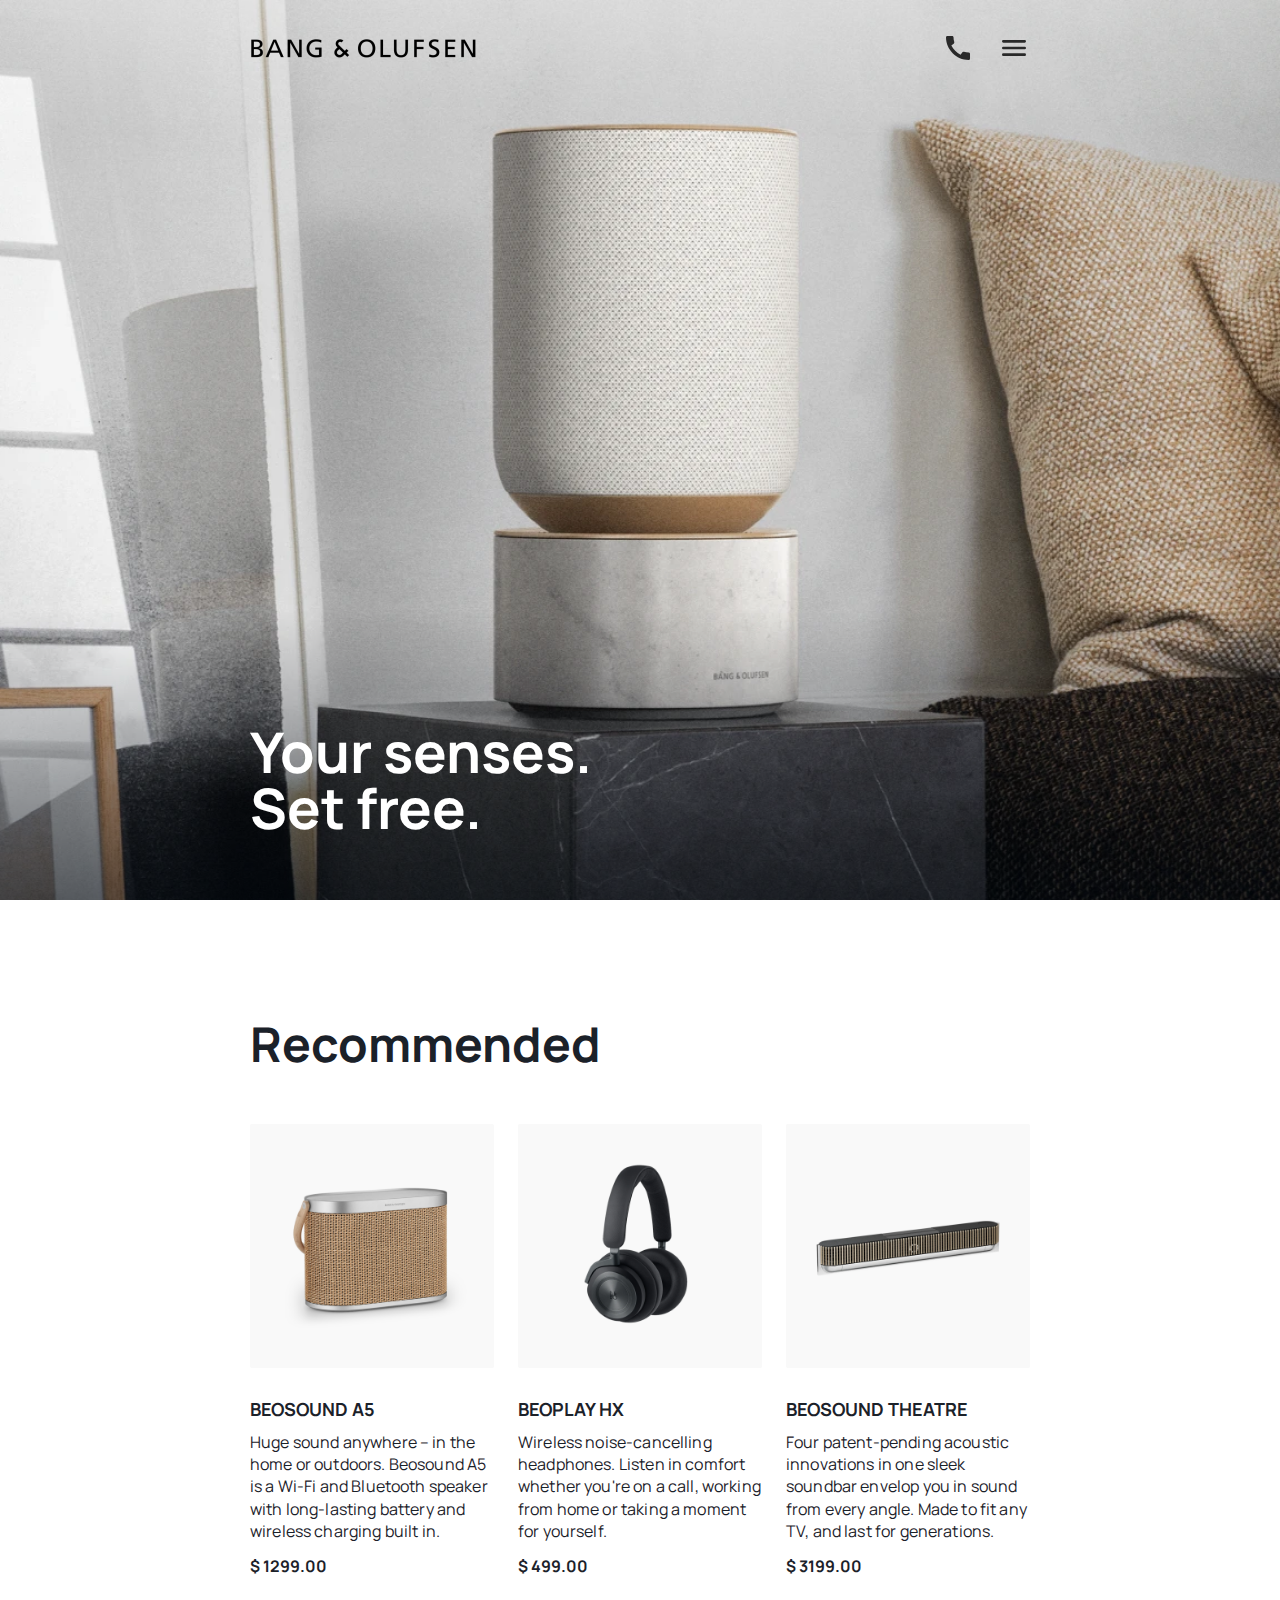
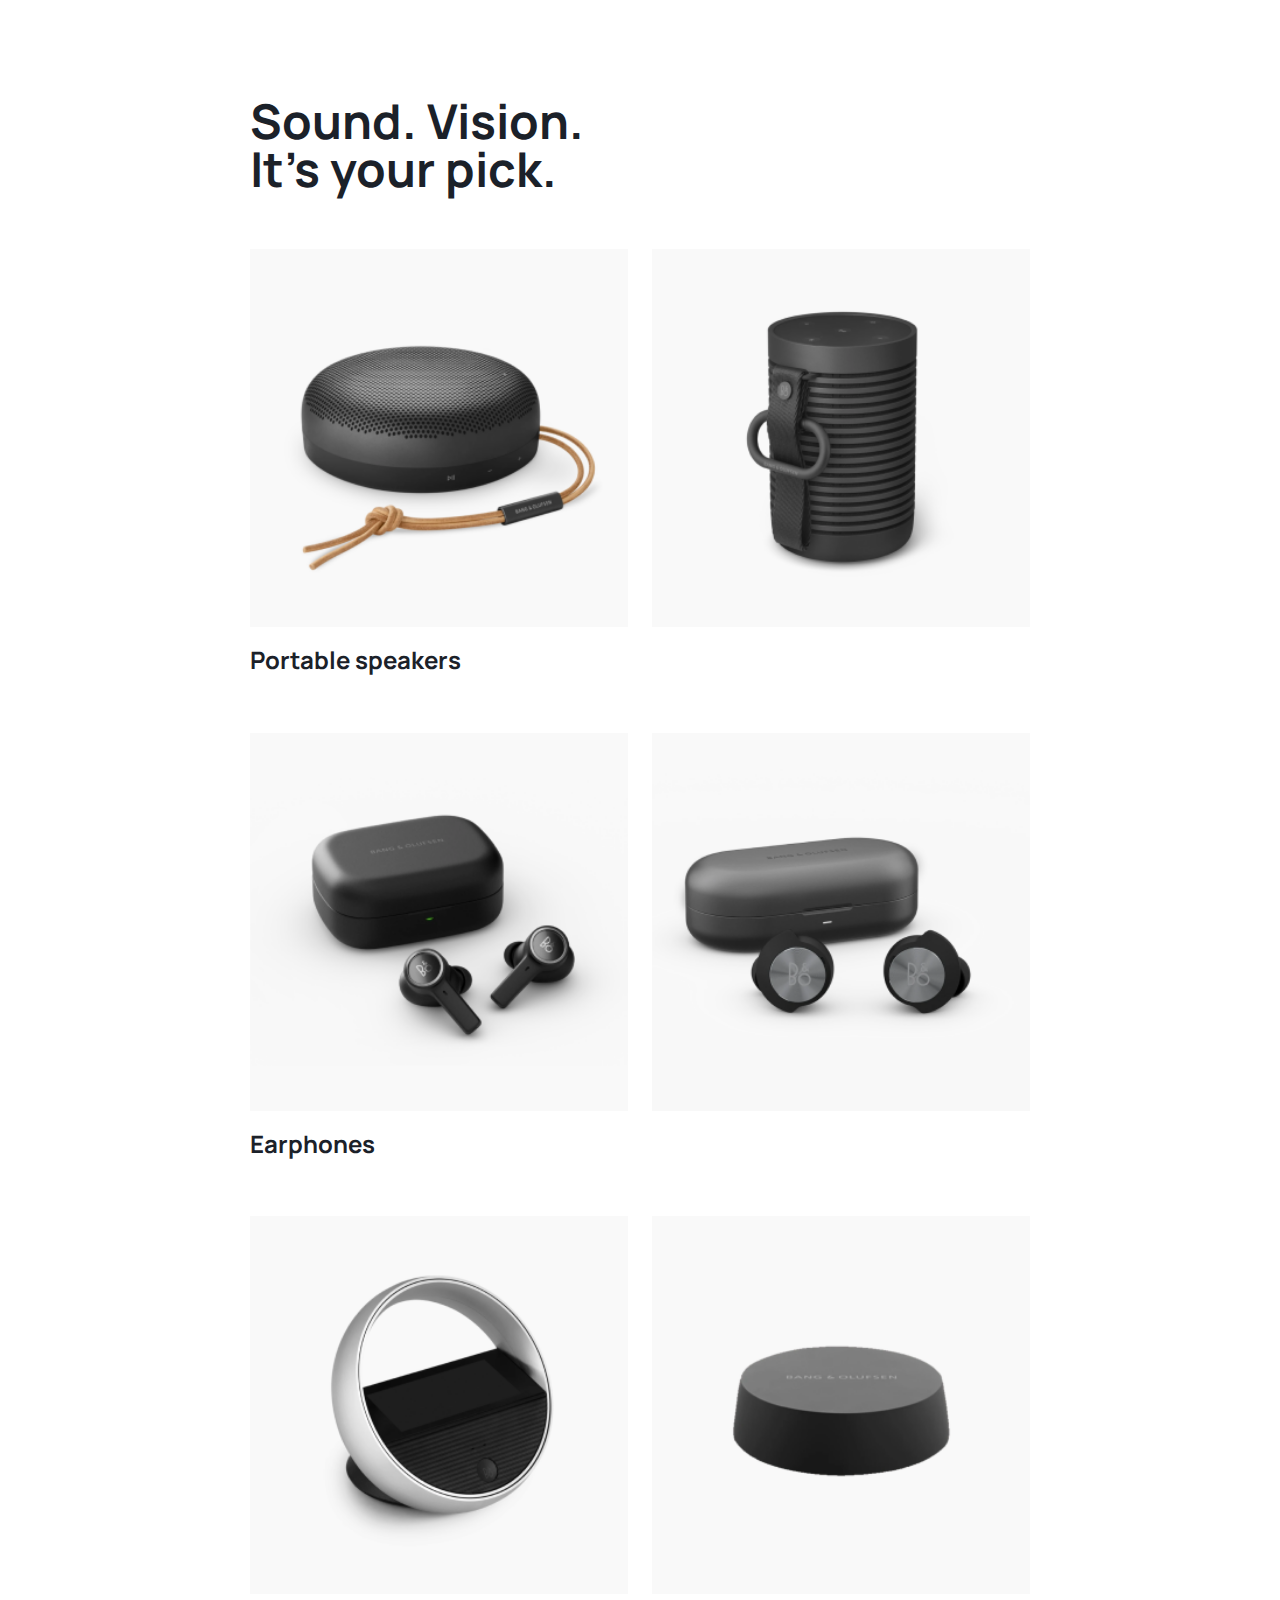
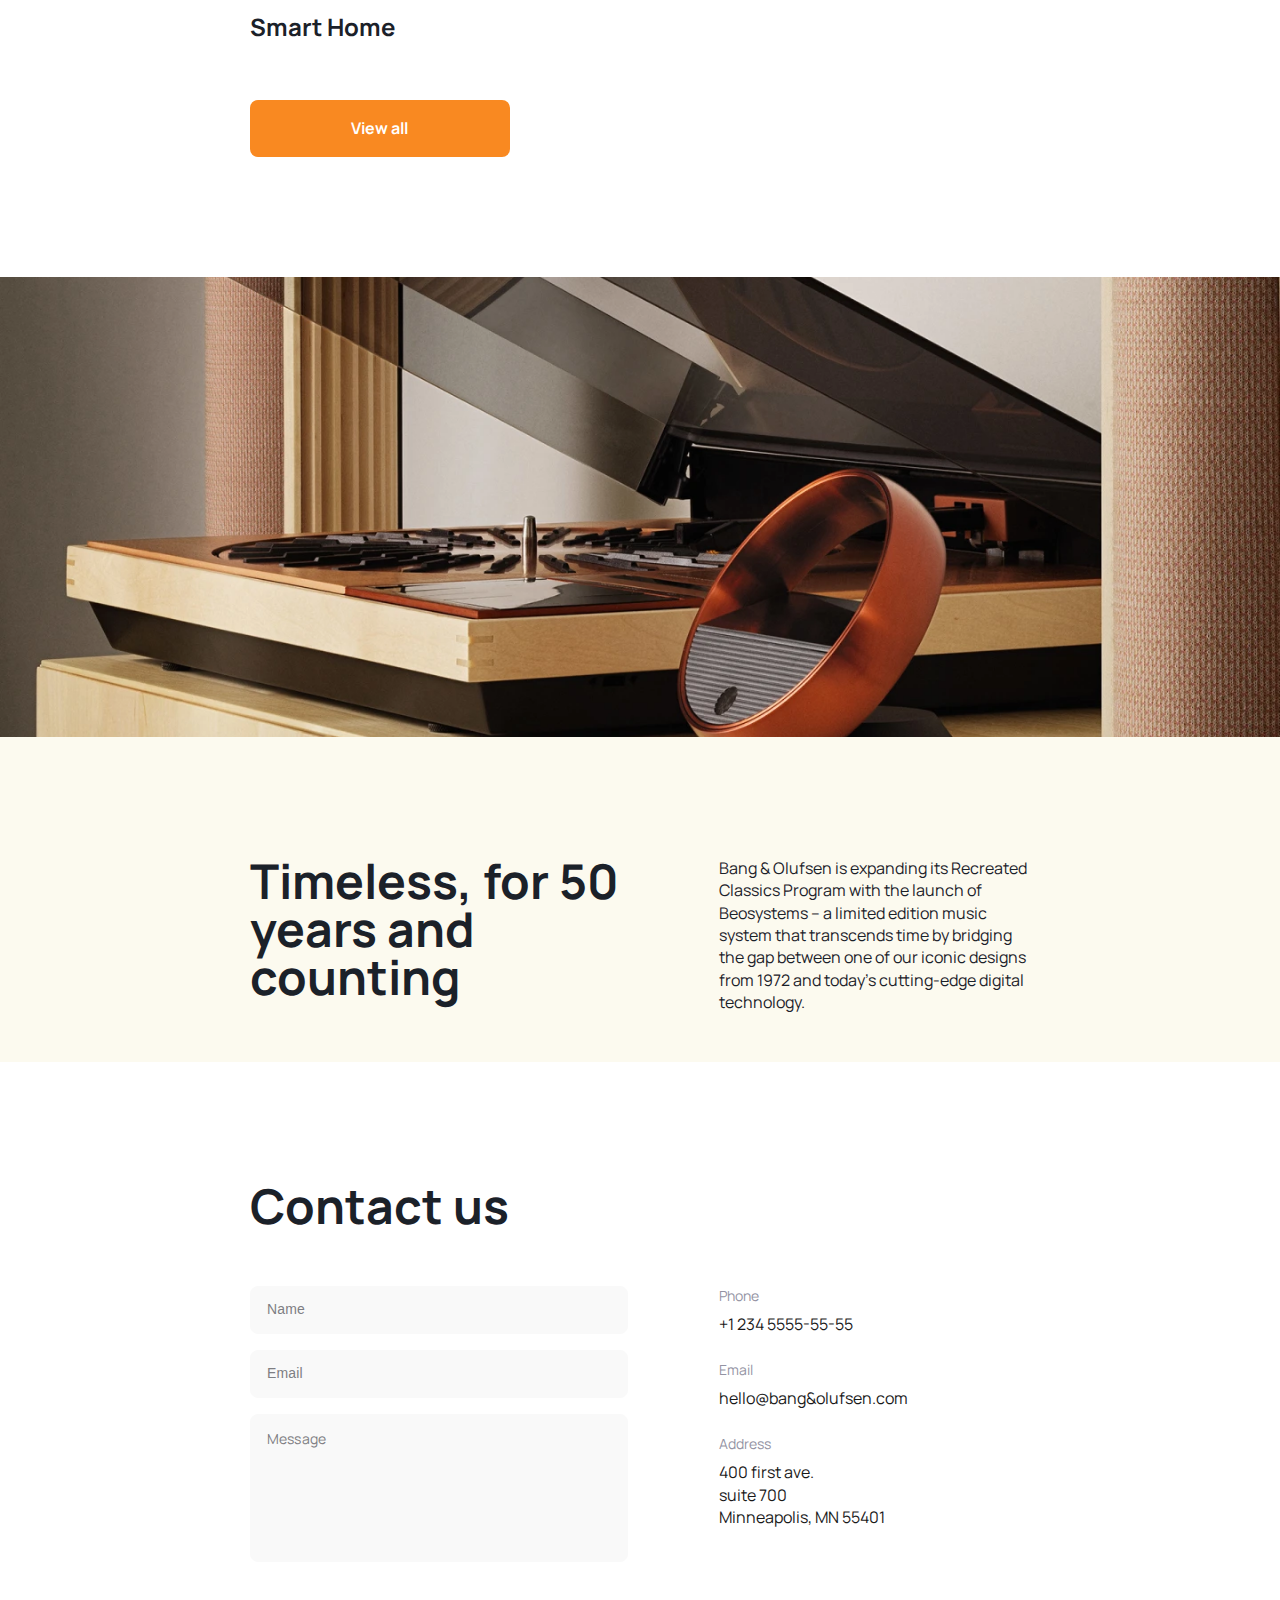
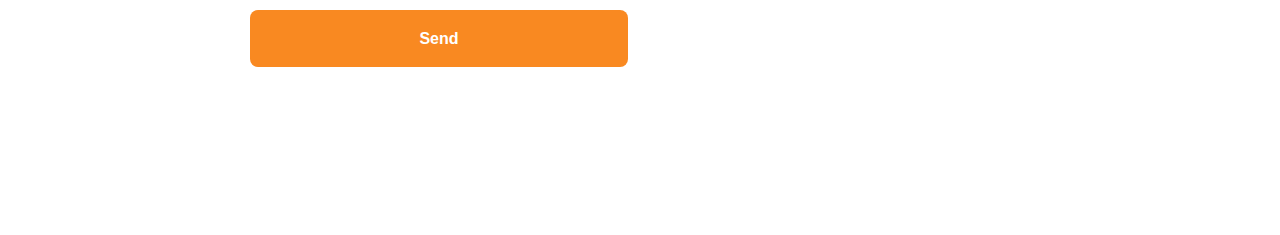
<file: index.html>
<!doctype html><html lang="en" class="page"><head><meta charset="utf-8"><meta name="viewport" content="width=device-width, initial-scale=1.0"><title>B&O</title><link rel="stylesheet" href="index.c3fe1af8.css"><link rel="icon" type="image/x-icon" href="logo.75f38b30.svg"><link rel="preconnect" href="https://fonts.googleapis.com"><link rel="preconnect" href="https://fonts.gstatic.com"><link href="https://fonts.googleapis.com/css2?family=Manrope:wght@200..800&display=swap" rel="stylesheet"><script src="index.cabb280d.js" defer></script></head><body class="page__body"> <header class="header"> <div class="container"> <div class="header__content"> <div class="top-bar"> <a href="#" class="top-bar__logo-link"> <img src="logo.ebc9dd3a.png" alt="Bang & Olufsen logo" class="top-bar__logo"> </a> <div class="top-bar__icons"> <a href="tel:+1 234 5555-55-55" class="icon icon--phone"></a> <a href="#menu" class="icon icon--burger"></a> </div> </div> <div class="header__bottom"> <h1 class="header__title"> Your senses. <br> Set free. </h1> </div> </div> </div> </header> <aside class="menu page__menu" id="menu"> <div class="container"> <div class="menu__top top-bar"> <a href="#" class="top-bar__logo-link"> <img src="logo.ebc9dd3a.png" alt="Bang & Olufsen logo" class="top-bar__logo"> </a> <a href="#" class="icon icon--close"></a> </div> <div class="menu__bottom"> <nav class="menu__nav nav"> <ul class="nav__list"> <li class="nav__item"> <a href="#recommended" class="nav__link"> Recommended </a> </li> <li class="nav__item"> <a href="#categories" class="nav__link"> Categories </a> </li> <li class="nav__item"> <a href="#about-us" class="nav__link"> About Us </a> </li> <li class="nav__item"> <a href="#contact-us" class="nav__link"> Contact Us </a> </li> </ul> </nav> <a class="menu__phone-number" href="tel:+1 234 5555-55-55"> +1 234 5555-55-55 </a> <a class="menu__call-to-order" href="tel:+1 234 5555-55-55"> call to order </a> </div> </div> </aside> <main class="main"> <div class="main__content"> <section class="recommended" id="recommended"> <div class="container"> <h2 class="section-title">Recommended</h2> <div class="recommended__products"> <article class="product recommended__product"> <img src="beosound-a5.66cb52e5.png" alt="beosound-a5" class="product__photo"> <h3 class="product__title">BEOSOUND A5</h3> <p class="product__description"> Huge sound anywhere – in the home or outdoors. Beosound A5 is a Wi-Fi and Bluetooth speaker with long-lasting battery and wireless charging built in. </p> <p class="product__price">$ 1299.00</p> </article> <article class="product recommended__product"> <img src="beoplay-hx.3f84152d.png" alt="beoplay-hx" class="product__photo"> <h3 class="product__title">BEOPLAY HX</h3> <p class="product__description"> Wireless noise-cancelling headphones. Listen in comfort whether you're on a call, working from home or taking a moment for yourself. </p> <p class="product__price">$ 499.00</p> </article> <article class="product recommended__product"> <img src="beosound-theatre.41f8a59e.png" alt="beosound-theatre" class="product__photo"> <h3 class="product__title">BEOSOUND THEATRE</h3> <p class="product__description"> Four patent-pending acoustic innovations in one sleek soundbar envelop you in sound from every angle. Made to fit any TV, and last for generations. </p> <p class="product__price">$ 3199.00</p> </article> </div> </div> </section> <section class="categories" id="categories"> <div class="container"> <h2 class="section-title"> Sound. Vision. <br> It’s your pick. </h2> <div class="categories__wrapper"> <article class="category"> <div class="category__photos"> <a href="#" class="category__link"> <img src="speaker-1.70bbe76e.png" alt="speaker-1" class="category__photo"> </a> <a href="#" class="category__link"> <img src="speaker-2.3fa05f45.png" alt="speaker-2" class="category__photo"> </a> </div> <h3 class="category__title">Portable speakers</h3> </article> <article class="category"> <div class="category__photos"> <a href="#" class="category__link"> <img src="earphone-1.7b70fcf8.png" alt="earphones-1" class="category__photo"> </a> <a href="#" class="category__link"> <img src="earphone-2.9508abd4.png" alt="earphones-2" class="category__photo"> </a> </div> <h3 class="category__title">Earphones</h3> </article> <article class="category"> <div class="category__photos"> <a href="#" class="category__link"> <img src="smart-home-1.690b9cff.png" alt="smarthome-1" class="category__photo"> </a> <a href="#" class="category__link"> <img src="smart-home-2.05b37865.png" alt="smarthome-2" class="category__photo"> </a> </div> <h3 class="category__title">Smart Home</h3> </article> <a href="#" class="button categories__wrapper--button-width"> View all </a> </div> </div> </section> <section class="about-us" id="about-us"> <div class="about-us__photo"></div> <div class="container"> <div class="about-us__content"> <h2 class="about-us__title section-title section-title--small-mb"> Timeless, for 50 years and counting </h2> <p class="about-us__description"> Bang & Olufsen is expanding its Recreated Classics Program with the launch of Beosystems – a limited edition music system that transcends time by bridging the gap between one of our iconic designs from 1972 and today’s cutting-edge digital technology. </p> </div> </div> </section> <section class="contact-us" id="contact-us"> <div class="container"> <h2 class="section-title">Contact us</h2> <div class="contact-us__block"> <div class="contact-us__block-form"> <form class="contact-us__form" method="get" onsubmit="this.reset(); return false"> <input type="text" name="name" placeholder="Name" required class="contact-us__input"> <input type="email" name="email" placeholder="Email" required class="contact-us__input"> <textarea name="message" placeholder="Message" required class="contact-us__textarea"></textarea> <button class="button contact-us__button" type="submit"> Send </button> </form> </div> <div class="contact-us__content"> <div class="contact-us__content__block"> <h5 class="contact-us__content__block-title">Phone</h5> <a href="tel:+1 234 5555-55-55" class="contact-us__content__block-text"> +1 234 5555-55-55 </a> </div> <div class="contact-us__content__block"> <h5 class="contact-us__content__block-title">Email</h5> <a href="mailto:hello@bang&olufsen.com" class="contact-us__content__block-text"> hello@bang&olufsen.com </a> </div> <div class="contact-us__content__block"> <h5 class="contact-us__content__block-title">Address</h5> <a href="https://goo.gl/maps/XnppkUdDwauYNVDFA" class="contact-us__content__block-text" target="_blank"> 400 first ave. <br> suite 700 <br> Minneapolis, MN 55401 </a> </div> </div> </div> </div> </section> </div> </main> </body></html>
</file>
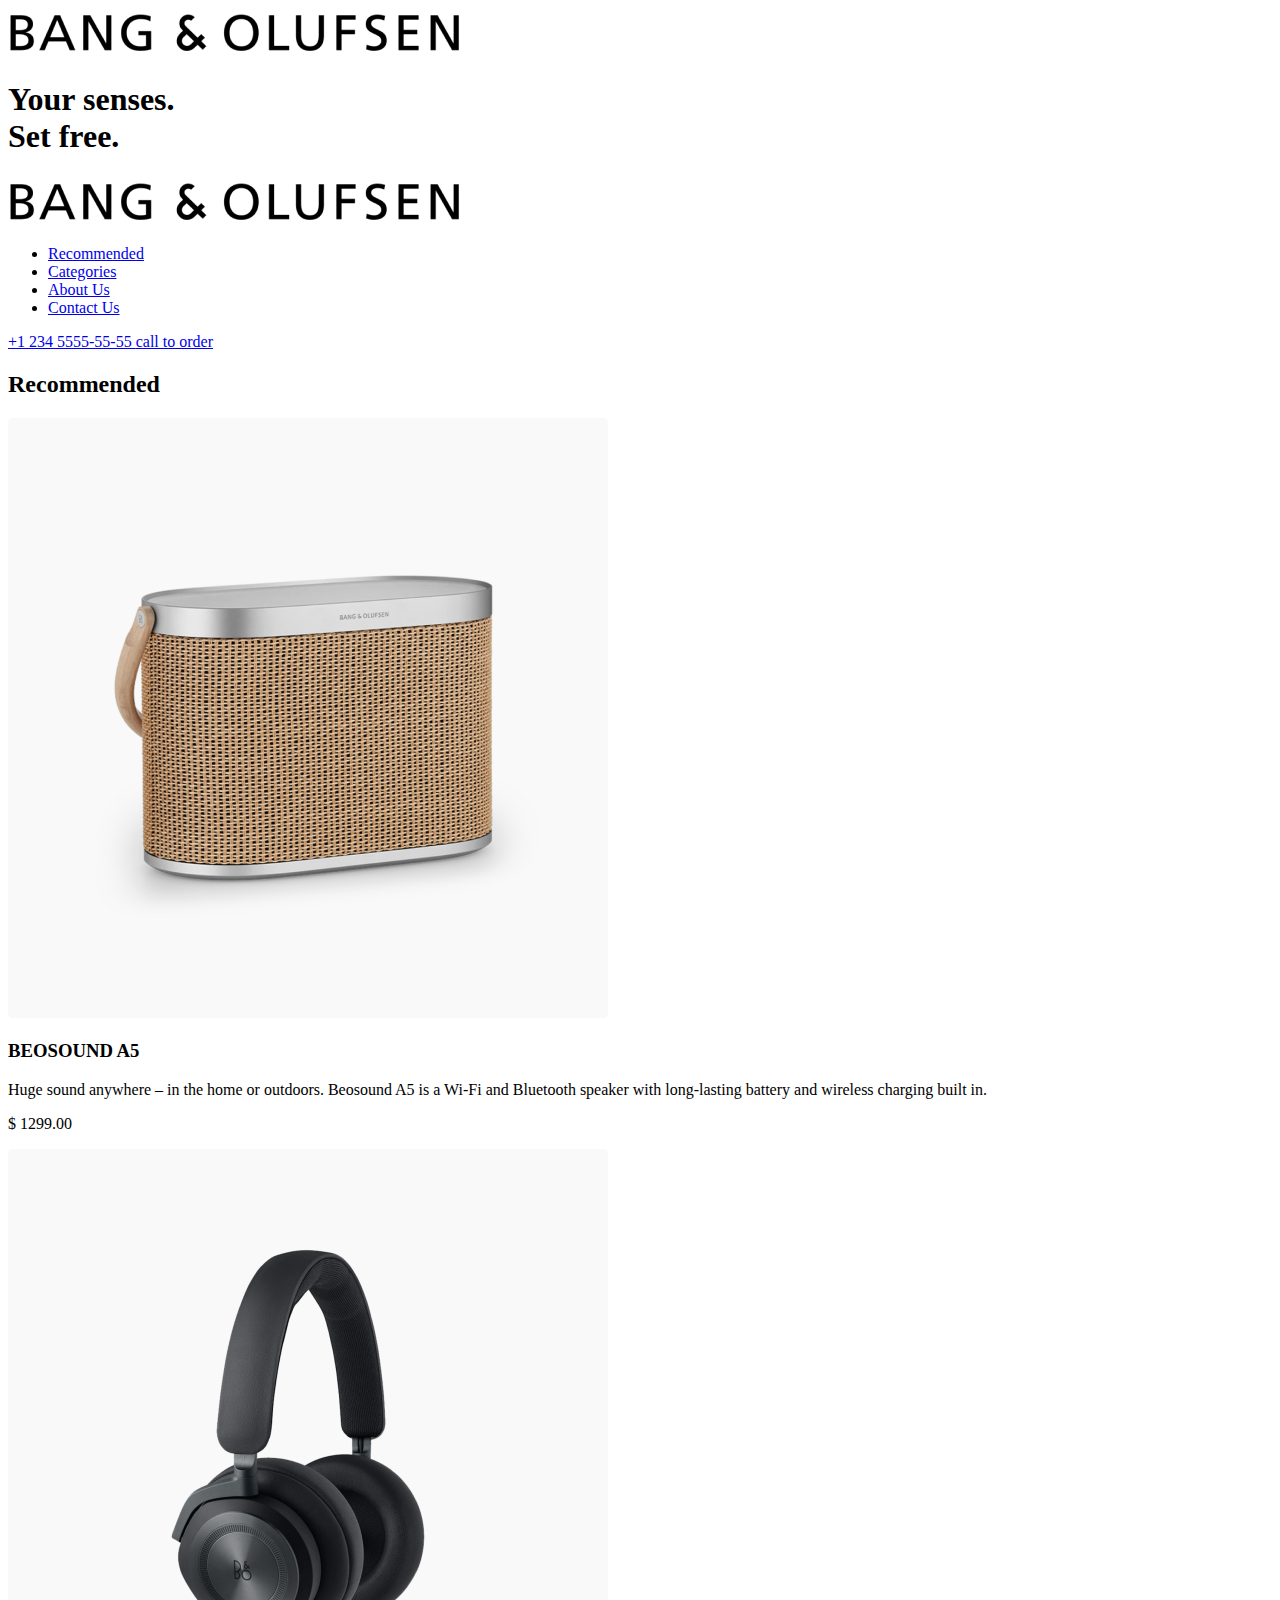
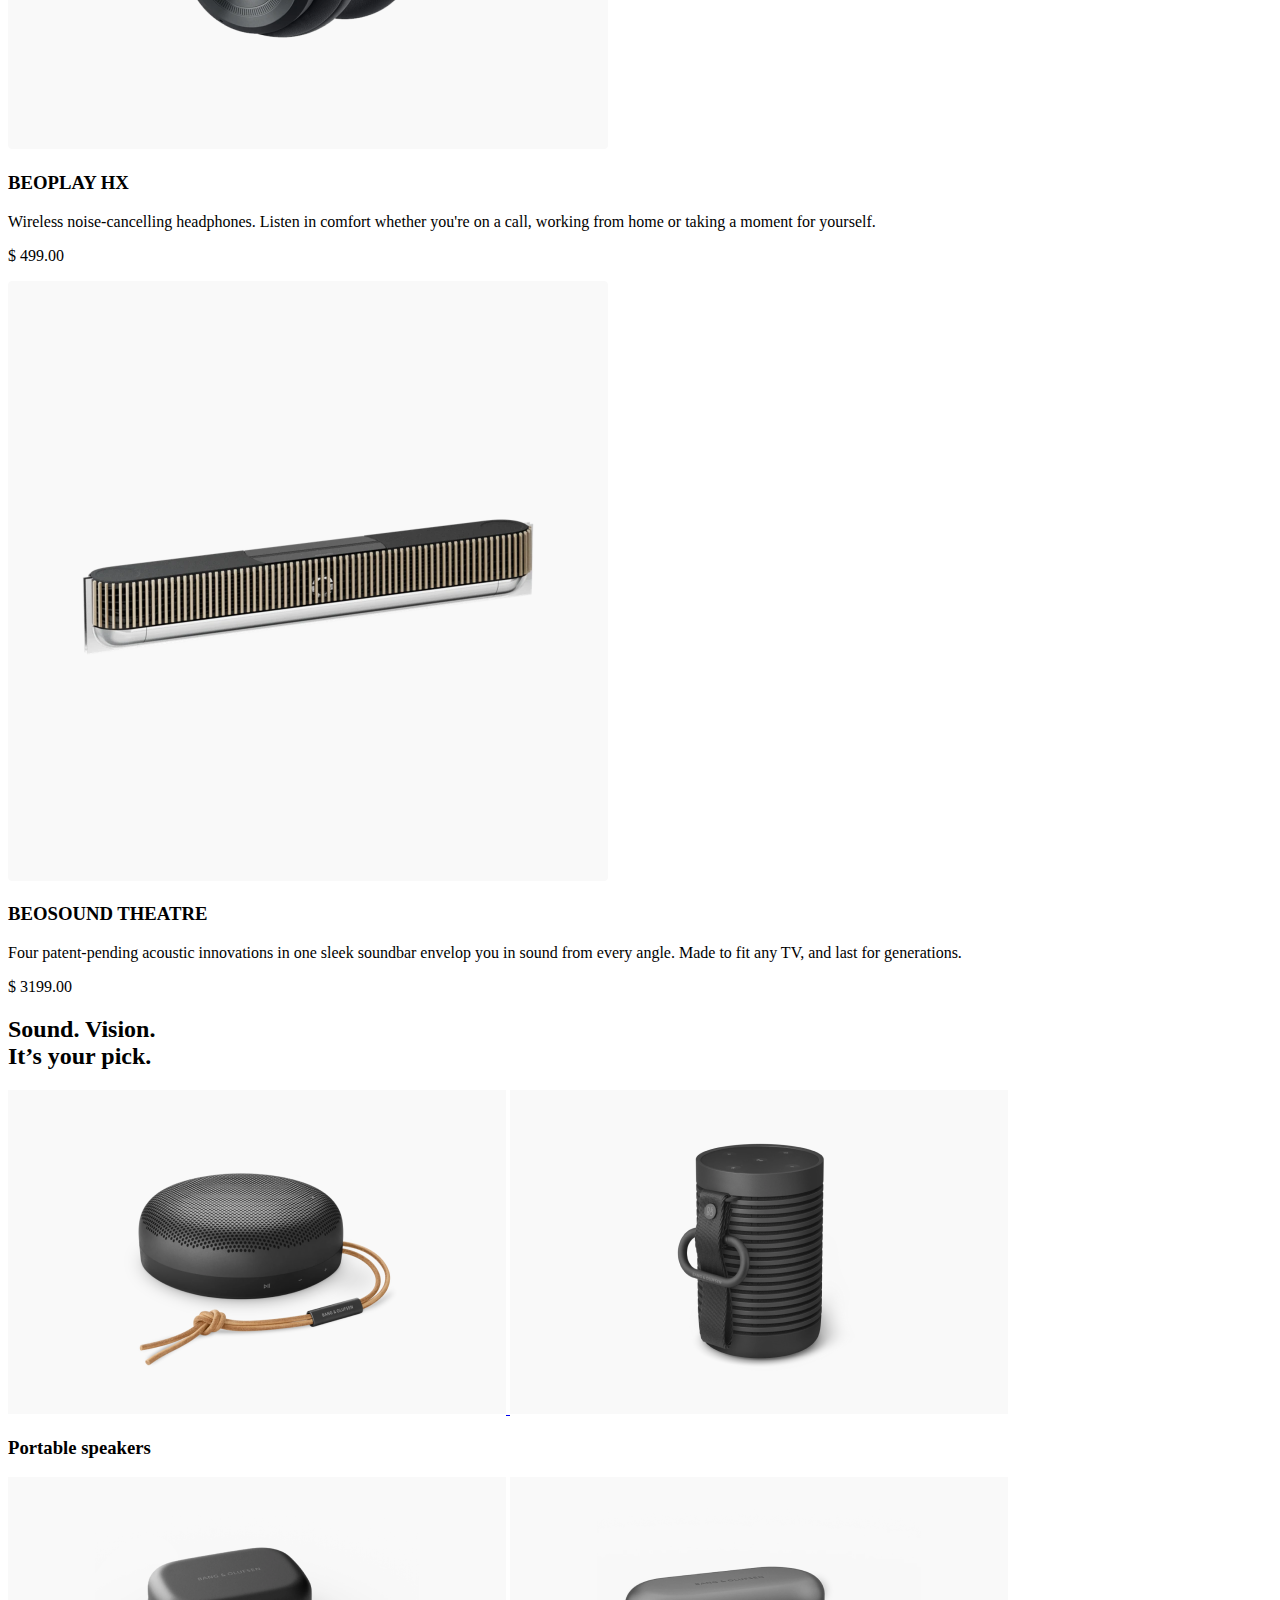
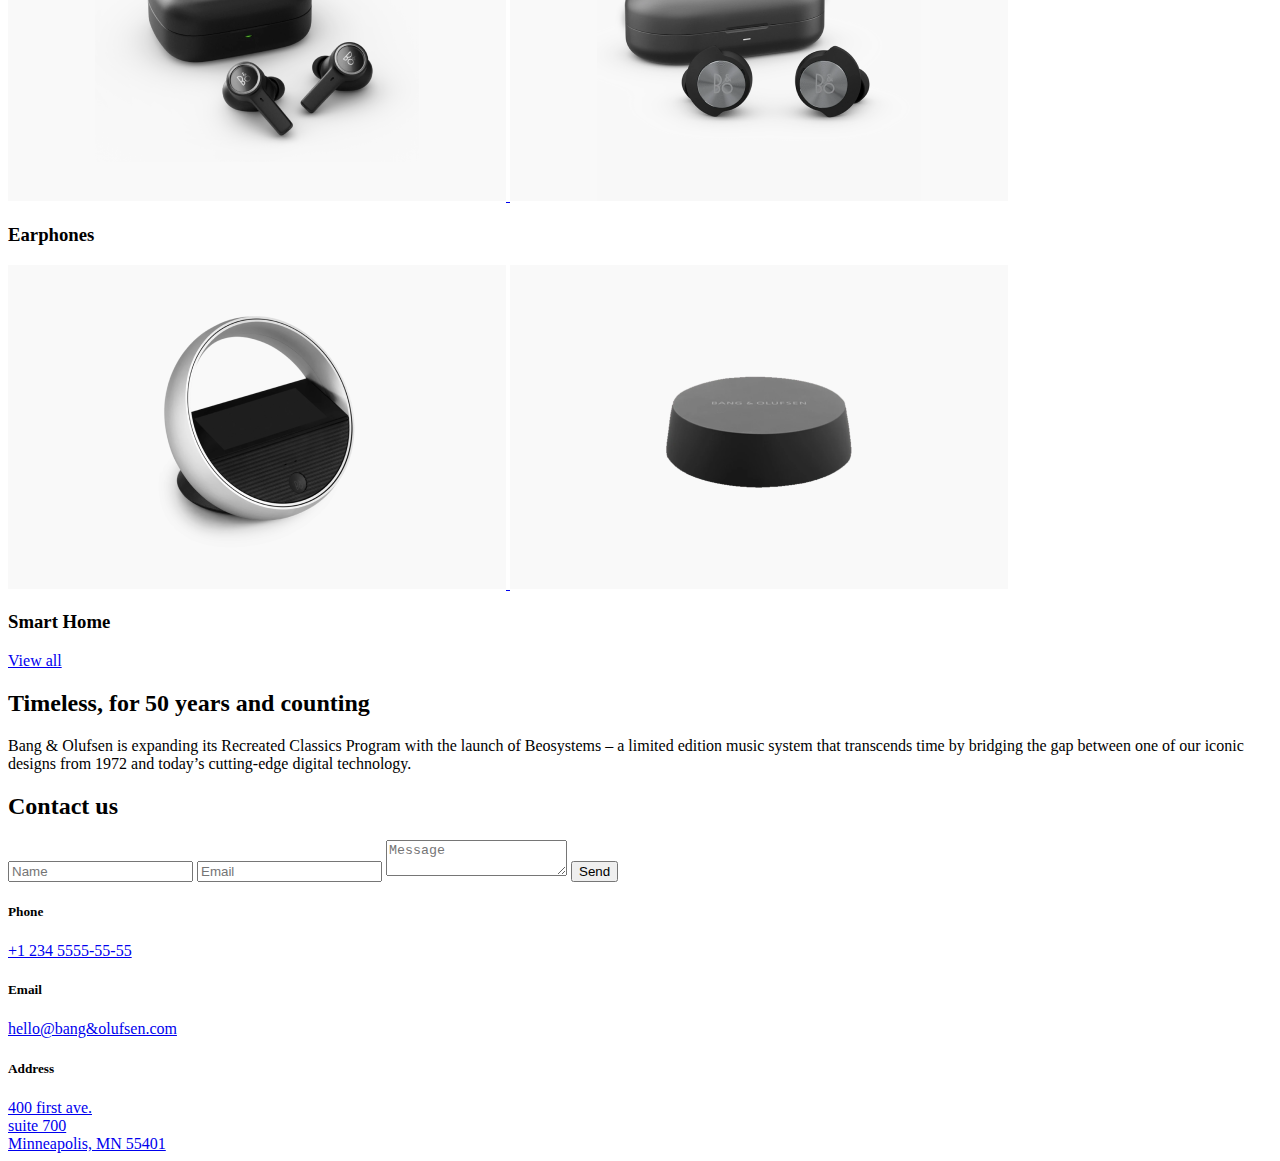
<file: src/index.html>
<!doctype html>
<html
  lang="en"
  class="page"
>
  <head>
    <meta charset="UTF-8" />
    <meta
      name="viewport"
      content="width=device-width, initial-scale=1.0"
    />
    <title>B&O</title>
    <link
      rel="stylesheet"
      href="./styles/main.scss"
    />
    <link
      rel="icon"
      type="image/x-icon"
      href="images/logo.svg"
    />
    <link
      rel="preconnect"
      href="https://fonts.googleapis.com"
    />
    <link
      rel="preconnect"
      href="https://fonts.gstatic.com"
    />
    <link
      href="https://fonts.googleapis.com/css2?family=Manrope:wght@200..800&display=swap"
      rel="stylesheet"
    />
    <script
      src="scripts/main.js"
      defer
    ></script>
  </head>
  <body class="page__body">
    <header class="header">
      <div class="container">
        <div class="header__content">
          <div class="top-bar">
            <a
              href="#"
              class="top-bar__logo-link"
            >
              <img
                src="images/logo.png"
                alt="Bang & Olufsen logo"
                class="top-bar__logo"
              />
            </a>

            <div class="top-bar__icons">
              <a
                href="tel:+1 234 5555-55-55"
                class="icon icon--phone"
              ></a>

              <a
                href="#menu"
                class="icon icon--burger"
              ></a>
            </div>
          </div>

          <div class="header__bottom">
            <h1 class="header__title">
              Your senses.
              <br />
              Set free.
            </h1>
          </div>
        </div>
      </div>
    </header>

    <aside
      class="menu page__menu"
      id="menu"
    >
      <div class="container">
        <div class="top-bar menu__top">
          <a
            href="#"
            class="top-bar__logo-link"
          >
            <img
              src="images/logo.png"
              alt="Bang & Olufsen logo"
              class="top-bar__logo"
            />
          </a>

          <a
            href="#"
            class="icon icon--close"
          ></a>
        </div>

        <div class="menu__bottom">
          <nav class="nav menu__nav">
            <ul class="nav__list">
              <li class="nav__item">
                <a
                  href="#recommended"
                  class="nav__link"
                >
                  Recommended
                </a>
              </li>

              <li class="nav__item">
                <a
                  href="#categories"
                  class="nav__link"
                >
                  Categories
                </a>
              </li>

              <li class="nav__item">
                <a
                  href="#about-us"
                  class="nav__link"
                >
                  About Us
                </a>
              </li>

              <li class="nav__item">
                <a
                  href="#contact-us"
                  class="nav__link"
                >
                  Contact Us
                </a>
              </li>
            </ul>
          </nav>

          <a
            class="menu__phone-number"
            href="tel:+1 234 5555-55-55"
          >
            +1 234 5555-55-55
          </a>

          <a
            class="menu__call-to-order"
            href="tel:+1 234 5555-55-55"
          >
            call to order
          </a>
        </div>
      </div>
    </aside>

    <main class="main">
      <div class="main__content">
        <section
          class="recommended"
          id="recommended"
        >
          <div class="container">
            <h2 class="section-title">Recommended</h2>

            <div class="recommended__products">
              <article class="product recommended__product">
                <img
                  src="images/products/beosound-a5.png"
                  alt="beosound-a5"
                  class="product__photo"
                />

                <h3 class="product__title">BEOSOUND A5</h3>

                <p class="product__description">
                  Huge sound anywhere – in the home or outdoors. Beosound A5 is
                  a Wi-Fi and Bluetooth speaker with long-lasting battery and
                  wireless charging built in.
                </p>

                <p class="product__price">$ 1299.00</p>
              </article>

              <article class="product recommended__product">
                <img
                  src="images/products/beoplay-hx.png"
                  alt="beoplay-hx"
                  class="product__photo"
                />

                <h3 class="product__title">BEOPLAY HX</h3>

                <p class="product__description">
                  Wireless noise-cancelling headphones. Listen in comfort
                  whether you're on a call, working from home or taking a moment
                  for yourself.
                </p>

                <p class="product__price">$ 499.00</p>
              </article>

              <article class="product recommended__product">
                <img
                  src="images/products/beosound-theatre.png"
                  alt="beosound-theatre"
                  class="product__photo"
                />

                <h3 class="product__title">BEOSOUND THEATRE</h3>

                <p class="product__description">
                  Four patent-pending acoustic innovations in one sleek soundbar
                  envelop you in sound from every angle. Made to fit any TV, and
                  last for generations.
                </p>

                <p class="product__price">$ 3199.00</p>
              </article>
            </div>
          </div>
        </section>

        <section
          class="categories"
          id="categories"
        >
          <div class="container">
            <h2 class="section-title">
              Sound. Vision.
              <br />
              It’s your pick.
            </h2>

            <div class="categories__wrapper">
              <article class="category">
                <div class="category__photos">
                  <a
                    href="#"
                    class="category__link"
                  >
                    <img
                      src="images/categories/speaker-1.png"
                      alt="speaker-1"
                      class="category__photo"
                    />
                  </a>

                  <a
                    href="#"
                    class="category__link"
                  >
                    <img
                      src="images/categories/speaker-2.png"
                      alt="speaker-2"
                      class="category__photo"
                    />
                  </a>
                </div>

                <h3 class="category__title">Portable speakers</h3>
              </article>

              <article class="category">
                <div class="category__photos">
                  <a
                    href="#"
                    class="category__link"
                  >
                    <img
                      src="images/categories/earphone-1.png"
                      alt="earphones-1"
                      class="category__photo"
                    />
                  </a>

                  <a
                    href="#"
                    class="category__link"
                  >
                    <img
                      src="images/categories/earphone-2.png"
                      alt="earphones-2"
                      class="category__photo"
                    />
                  </a>
                </div>

                <h3 class="category__title">Earphones</h3>
              </article>

              <article class="category">
                <div class="category__photos">
                  <a
                    href="#"
                    class="category__link"
                  >
                    <img
                      src="images/categories/smart-home-1.png"
                      alt="smarthome-1"
                      class="category__photo"
                    />
                  </a>

                  <a
                    href="#"
                    class="category__link"
                  >
                    <img
                      src="images/categories/smart-home-2.png"
                      alt="smarthome-2"
                      class="category__photo"
                    />
                  </a>
                </div>

                <h3 class="category__title">Smart Home</h3>
              </article>

              <a
                href="#"
                class="categories__wrapper--button-width button"
              >
                View all
              </a>
            </div>
          </div>
        </section>

        <section
          class="about-us"
          id="about-us"
        >
          <div class="about-us__photo"></div>

          <div class="container">
            <div class="about-us__content">
              <h2 class="about-us__title section-title section-title--small-mb">
                Timeless, for 50 years and counting
              </h2>

              <p class="about-us__description">
                Bang & Olufsen is expanding its Recreated Classics Program with
                the launch of Beosystems – a limited edition music system that
                transcends time by bridging the gap between one of our iconic
                designs from 1972 and today’s cutting-edge digital technology.
              </p>
            </div>
          </div>
        </section>

        <section
          class="contact-us"
          id="contact-us"
        >
          <div class="container">
            <h2 class="section-title">Contact us</h2>

            <div class="contact-us__block">
              <div class="contact-us__block-form">
                <form
                  class="contact-us__form"
                  method="GET"
                  onsubmit="this.reset(); return false"
                >
                  <input
                    type="text"
                    name="name"
                    placeholder="Name"
                    required
                    class="contact-us__input"
                  />

                  <input
                    type="email"
                    name="email"
                    placeholder="Email"
                    required
                    class="contact-us__input"
                  />

                  <textarea
                    name="message"
                    placeholder="Message"
                    required
                    class="contact-us__textarea"
                  ></textarea>

                  <button
                    class="contact-us__button button"
                    type="submit"
                  >
                    Send
                  </button>
                </form>
              </div>

              <div class="contact-us__content">
                <div class="contact-us__content__block">
                  <h5 class="contact-us__content__block-title">Phone</h5>

                  <a
                    href="tel:+1 234 5555-55-55"
                    class="contact-us__content__block-text"
                  >
                    +1 234 5555-55-55
                  </a>
                </div>

                <div class="contact-us__content__block">
                  <h5 class="contact-us__content__block-title">Email</h5>

                  <a
                    href="mailto:hello@bang&olufsen.com"
                    class="contact-us__content__block-text"
                  >
                    hello@bang&olufsen.com
                  </a>
                </div>

                <div class="contact-us__content__block">
                  <h5 class="contact-us__content__block-title">Address</h5>

                  <a
                    href="https://goo.gl/maps/XnppkUdDwauYNVDFA"
                    class="contact-us__content__block-text"
                    target="_blank"
                  >
                    400 first ave.
                    <br />
                    suite 700
                    <br />
                    Minneapolis, MN 55401
                  </a>
                </div>
              </div>
            </div>
          </div>
        </section>
      </div>
    </main>
  </body>
</html>
</file>
<file: index.c3fe1af8.css>
*{box-sizing:border-box}body,p,h1,h2,h3,h5{margin:0}a{text-decoration:none}ul{margin:0;padding:0;list-style:none}.container{padding-left:20px;padding-right:20px}@media (min-width:576px){.container{padding-left:72px;padding-right:72px}}@media (min-width:1024px){.container{max-width:1020px;margin-left:auto;margin-right:auto;padding-left:120px;padding-right:120px}}.page{color:#1b2129;scroll-behavior:smooth;font-family:Manrope,sans-serif;font-size:16px;line-height:140%}.page:has(.page__menu:target){overflow:hidden}.page__body{min-width:320px;margin:0}.page__menu{opacity:0;pointer-events:none;transition:all .3s;position:fixed;top:0;left:0;right:0;transform:translate(-100%)}.page__menu:target{opacity:1;pointer-events:all;transform:translate(0)}.header{background:url(header-bg.fc0e300a.png) 50%/cover}.header__content{-ms-flex-direction:column;flex-direction:column;-ms-flex-pack:justify;justify-content:space-between;height:100vh;display:-ms-flexbox;display:flex}.header__bottom{padding-bottom:40px}@media (min-width:576px){.header__bottom{padding-bottom:64px}}.header__title{color:#fff;font-size:36px;font-weight:700;line-height:100%}@media (min-width:576px){.header__title{font-size:48px}}@media (min-width:1024px){.header__title{font-size:56px}}.top-bar{-ms-flex-pack:justify;justify-content:space-between;-ms-flex-align:center;align-items:center;padding-top:24px;padding-bottom:24px;display:-ms-flexbox;display:flex}@media (min-width:576px){.top-bar{padding-top:32px;padding-bottom:32px}}.top-bar__logo{height:16px;transition:transform .3s}@media (min-width:576px){.top-bar__logo{height:24px}}.top-bar__logo:hover{transform:scale(1.2)}.top-bar__logo-link{display:-ms-flexbox;display:flex}.top-bar__icons{gap:24px;display:-ms-flexbox;display:flex}.icon{background-size:cover;width:24px;height:24px;transition:transform .3s;display:block}.icon:hover{transform:scale(1.2)}@media (min-width:576px){.icon{width:32px;height:32px}}.icon--phone{background-image:url(icon-phone.657af3f4.svg);display:-ms-flexbox;display:flex;position:relative}.icon--phone:hover:before{content:"+1 234 5555-55-55";color:#1b2129;width:max-content;font-size:10px;font-weight:700;position:absolute;top:3px;left:-100px}@media (min-width:576px){.icon--phone:hover:before{font-size:14px;top:5px;left:-130px}}.icon--burger{background-image:url(icon-burger-menu.bd10eb8f.svg)}.icon--burger:hover{background-image:url(icon-burger-menu-hover.9d6e516e.svg)}.icon--close{background-image:url(icon-close.31bb77d6.svg)}.menu{background-color:#f9f9f9;height:100vh;font-size:22px;font-weight:700;overflow:auto}.menu__top{z-index:1;margin-bottom:32px;position:sticky;top:0}@media (min-width:576px){.menu__top{margin-bottom:56px}}.menu__nav{margin-bottom:48px}.menu__phone-number{letter-spacing:2px;color:inherit;margin-bottom:16px;font-size:16px;transition:color .3s;display:block}.menu__phone-number:hover{color:#f98921}.menu__call-to-order{letter-spacing:2px;text-transform:uppercase;color:inherit;width:-moz-fit-content;border-bottom:1px solid #1b2129;width:fit-content;padding-bottom:4px;font-size:16px;transition:color .3s;display:block}.menu__call-to-order:hover{color:#f98921}.nav__list{-ms-flex-direction:column;flex-direction:column;gap:32px;display:-ms-flexbox;display:flex}.nav__link{color:inherit;position:relative}.nav__link:after{content:"";background-color:#1b2129;width:100%;height:1px;transition:transform .3s;display:block;position:absolute;bottom:-8px;transform:scale(0)}.nav__link:hover:after{transform:scale(1)}.main__content{row-gap:96px;padding-top:64px;padding-bottom:64px;display:grid}@media (min-width:576px){.main__content{row-gap:120px;padding-top:120px;padding-bottom:120px}}.section-title{margin-bottom:48px;font-size:32px;font-weight:700;line-height:100%}@media (min-width:576px){.section-title{margin-bottom:56px;font-size:40px}}@media (min-width:1024px){.section-title{font-size:48px}}.section-title--small-mb{margin-bottom:24px}.recommended__products{--columns:2;grid-template-columns:repeat(var(--columns),1fr);grid-row:40px;column-gap:20px;display:grid}@media (min-width:576px){.recommended__products{--columns:6;column-gap:24px}}@media (min-width:1024px){.recommended__products{--columns:12}}.recommended__product{grid-column:1/-1}@media (min-width:1024px){.recommended__product{grid-column:span 4}}.product__photo{width:100%;margin-bottom:24px;transition:transform .3s}.product__photo:hover{transform:scale(1.05)}.product__title{margin-bottom:8px;font-size:18px;font-weight:700;line-height:140%}.product__description{letter-spacing:.15px;margin-bottom:12px}.product__price{font-weight:700}.categories__wrapper{row-gap:40px;display:grid}@media (min-width:1024px){.categories__wrapper--button-width{width:33.33%}}@media (min-width:576px){.categories__wrapper{row-gap:56px}}.category__photos{--columns:2;grid-template-columns:repeat(var(--columns),1fr);column-gap:20px;margin-bottom:16px;display:grid}@media (min-width:576px){.category__photos{--columns:6;column-gap:24px}}@media (min-width:1024px){.category__photos{--columns:12}}.category__link{height:0;padding-bottom:100%;position:relative}@media (min-width:576px){.category__link{grid-column:span 3}}@media (min-width:1024px){.category__link{grid-column:span 6}}.category__photo{object-fit:cover;width:100%;height:100%;transition:transform .3s;position:absolute}.category__photo:hover{transform:scale(1.05)}.category__title{font-size:18px;font-weight:700;line-height:140%}@media (min-width:576px){.category__title{font-size:24px}}.button{text-align:center;cursor:pointer;color:#fff;background-color:#f98921;border-radius:8px;padding:15px 0;font-weight:700;line-height:27px;text-decoration:none;transition:all .3s;display:block}.button:hover{background-color:#1b2129}.button:active{background-color:#010810}.about-us{background-color:#fcfaef}.about-us__photo{background:url(turntable.cf6595e2.png) 50%/cover;height:200px;margin-bottom:48px}@media (min-width:576px){.about-us__photo{height:400px;margin-bottom:120px}}@media (min-width:1024px){.about-us__photo{height:460px}}.about-us__content{--columns:2;grid-template-columns:repeat(var(--columns),1fr);column-gap:20px;display:grid}@media (min-width:576px){.about-us__content{--columns:6;column-gap:24px}}@media (min-width:1024px){.about-us__content{--columns:12}}.about-us__title{grid-column:1/-1}@media (min-width:576px){.about-us__title{grid-column:span 3}}@media (min-width:1024px){.about-us__title{grid-column:span 6}}.about-us__description{grid-column:1/-1;margin-bottom:48px}@media (min-width:576px){.about-us__description{grid-column:span 3}}@media (min-width:1024px){.about-us__description{grid-column:8/-1}}.contact-us__block{--columns:2;grid-template-columns:repeat(var(--columns),1fr);column-gap:20px;display:grid}@media (min-width:576px){.contact-us__block{--columns:6;column-gap:24px}}@media (min-width:1024px){.contact-us__block{--columns:12}}.contact-us__block-form{grid-column:span 2}@media (min-width:576px){.contact-us__block-form{grid-column:span 6}}.contact-us__form{-ms-flex-direction:column;flex-direction:column;gap:16px;margin-bottom:48px;display:-ms-flexbox;display:flex}.contact-us__input{color:#1b2129;background-color:#f9f9f9;border:1px solid #f9f9f9;border-radius:8px;height:48px;padding-left:16px}.contact-us__input::placeholder{letter-spacing:.15px;color:#7e7e83;font-size:14px}.contact-us__input::placeholder{letter-spacing:.15px;color:#7e7e83;font-size:14px}.contact-us__input:hover{border-color:#dbdbdb}.contact-us__input:hover::placeholder{color:#1b2129}.contact-us__input:hover::placeholder{color:#1b2129}.contact-us__input:focus{outline-color:#f98921}.contact-us__textarea{resize:none;color:#1b2129;background-color:#f9f9f9;border-color:#f9f9f9;border-radius:8px;height:148px;margin-bottom:32px;padding:14px 16px;font-family:Manrope,sans-serif}.contact-us__textarea::placeholder{letter-spacing:.15px;color:#7e7e83;font-size:14px}.contact-us__textarea::placeholder{letter-spacing:.15px;color:#7e7e83;font-size:14px}.contact-us__textarea:hover{border-color:#dbdbdb}.contact-us__textarea:hover::placeholder{color:#1b2129}.contact-us__textarea:hover::placeholder{color:#1b2129}.contact-us__textarea:focus{outline-color:#f98921}.contact-us__button{border:none;font-size:16px}@media (min-width:1024px){.contact-us__content{grid-column:8/-1}}.contact-us__content__block{margin-bottom:24px}.contact-us__content__block-title{color:#9393a3;margin-bottom:8px;font-size:14px;font-weight:400;line-height:140%}.contact-us__content__block-text{color:#191919;transition:color .3s}.contact-us__content__block-text:hover{color:#f98921}
/*# sourceMappingURL=index.c3fe1af8.css.map */
</file>
